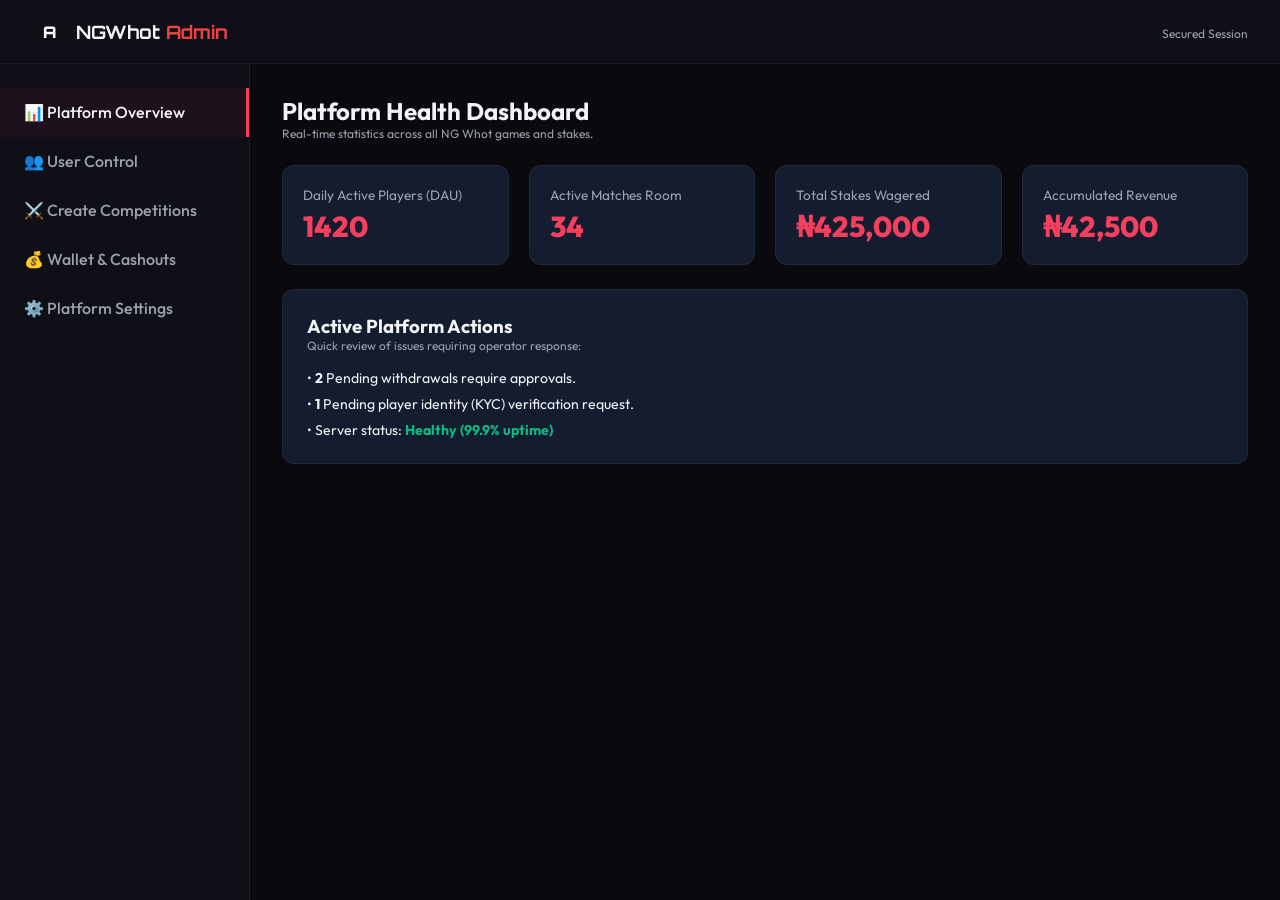
<file: admin-portal/index.html>
<!DOCTYPE html>
<html lang="en">
<head>
  <meta charset="UTF-8">
  <meta name="viewport" content="width=device-width, initial-scale=1.0">
  <title>NG Whot — Admin Control Portal</title>
  <link rel="preconnect" href="https://fonts.googleapis.com">
  <link href="https://fonts.googleapis.com/css2?family=Outfit:wght@300;400;500;600;700;800&family=Orbitron:wght@600;900&display=swap" rel="stylesheet">
  <link rel="stylesheet" href="style.css">
</head>
<body>
  <div id="app">
    <nav class="navbar">
      <div class="nav-logo">
        <div class="logo-icon" style="background:linear-gradient(135deg, var(--red), var(--purple));">A</div>
        <span class="logo-text">NGWhot <span class="accent" style="color:var(--red);">Admin</span></span>
      </div>
      <div class="nav-actions" id="adminNavActions">
        <span class="text-xs text-muted">Secured Session</span>
      </div>
    </nav>

    <div class="admin-layout">
      <!-- Sidebar -->
      <aside class="sidebar">
        <div class="sidebar-item active" onclick="switchAdminTab(this, 'overview')">📊 Platform Overview</div>
        <div class="sidebar-item" onclick="switchAdminTab(this, 'users')">👥 User Control</div>
        <div class="sidebar-item" onclick="switchAdminTab(this, 'competitions')">⚔️ Create Competitions</div>
        <div class="sidebar-item" onclick="switchAdminTab(this, 'withdrawals')">💰 Wallet & Cashouts</div>
        <div class="sidebar-item" onclick="switchAdminTab(this, 'settings')">⚙️ Platform Settings</div>
      </aside>

      <!-- Main Panel -->
      <main class="admin-main" id="adminContent"></main>
    </div>

    <div class="toast hidden" id="adminToast"></div>
  </div>
  <script src="app.js"></script>
</body>
</html>
</file>
<file: admin-portal/style.css>
:root {
  --bg: #09090e;
  --bg2: #0f0f18;
  --bg3: #161626;
  --card: #141c30;
  --accent: #f43f5e; /* Admin Red */
  --accent-glow: rgba(244,63,94,0.3);
  --green: #10b981;
  --red: #ef4444;
  --blue: #3b82f6;
  --text: #f3f4f6;
  --text2: #9ca3af;
  --border: rgba(255,255,255,0.06);
  --radius: 12px;
  --radius-sm: 6px;
  --font: 'Outfit', sans-serif;
  --font-display: 'Orbitron', sans-serif;
}
* { margin:0; padding:0; box-sizing:border-box; }
body { font-family:var(--font); background:var(--bg); color:var(--text); min-height:100vh; overflow-x:hidden; }
button { cursor:pointer; font-family:var(--font); border:none; outline:none; }
.hidden { display:none !important; }

/* Navbar */
.navbar { display:flex; align-items:center; justify-content:space-between; padding:0 2rem; height:64px; background:var(--bg2); border-bottom:1px solid var(--border); }
.nav-logo { display:flex; align-items:center; gap:10px; }
.logo-icon { width:34px; height:34px; border-radius:6px; display:flex; align-items:center; justify-content:center; font-family:var(--font-display); font-weight:900; color:#fff; }
.logo-text { font-family:var(--font-display); font-size:1.15rem; font-weight:700; }

/* Layout */
.admin-layout { display:grid; grid-template-columns:250px 1fr; min-height:calc(100vh - 64px); }
.sidebar { background:var(--bg2); border-right:1px solid var(--border); padding:1.5rem 0; }
.sidebar-item { padding:0.9rem 1.5rem; color:var(--text2); font-weight:500; cursor:pointer; transition:all 0.2s; }
.sidebar-item:hover, .sidebar-item.active { color:var(--text); background:rgba(244,63,94,0.06); border-right:3px solid var(--accent); }
.admin-main { padding:2rem; overflow-y:auto; }

/* Dashboard Cards */
.grid-4 { display:grid; grid-template-columns:repeat(4,1fr); gap:1.25rem; }
.grid-2 { display:grid; grid-template-columns:1fr 1fr; gap:1.5rem; }
.stat-card { background:var(--card); border:1px solid var(--border); border-radius:var(--radius); padding:1.25rem; }
.stat-val { font-size:1.8rem; font-weight:800; color:var(--accent); margin-top:0.25rem; }
.stat-label { color:var(--text2); font-size:0.85rem; }

/* Panels & Tables */
.panel { background:var(--card); border:1px solid var(--border); border-radius:var(--radius); padding:1.5rem; margin-top:1.5rem; }
table { width:100%; border-collapse:collapse; margin-top:1rem; font-size:0.9rem; }
th, td { padding:0.75rem 1rem; text-align:left; border-bottom:1px solid var(--border); }
th { color:var(--text2); font-weight:600; font-size:0.8rem; text-transform:uppercase; letter-spacing:0.5px; }
tr:hover td { background:rgba(255,255,255,0.02); }

/* Badges */
.badge-status { padding:2px 8px; border-radius:50px; font-size:0.75rem; font-weight:700; }
.status-active { background:rgba(16,185,129,0.15); color:var(--green); }
.status-banned { background:rgba(239,68,68,0.15); color:var(--red); }
.status-pending { background:rgba(244,166,29,0.15); color:#f4a61d; }

/* Buttons */
.btn-primary { background:var(--accent); color:#fff; font-weight:600; padding:8px 18px; border-radius:6px; transition:all 0.2s; font-size:0.85rem; }
.btn-primary:hover { opacity:0.9; box-shadow:0 0 10px var(--accent-glow); }
.btn-ghost { background:transparent; border:1px solid var(--border); color:var(--text); padding:8px 18px; border-radius:6px; font-size:0.85rem; }
.btn-ghost:hover { border-color:var(--accent); color:var(--accent); }
.btn-red { background:var(--red); color:#fff; padding:6px 12px; border-radius:4px; font-size:0.8rem; }
.btn-green { background:var(--green); color:#fff; padding:6px 12px; border-radius:4px; font-size:0.8rem; }

/* Forms */
.form-group { margin-bottom:1.2rem; }
.form-group label { display:block; font-size:0.82rem; font-weight:600; color:var(--text2); margin-bottom:0.4rem; }
.form-group input, .form-group select { width:100%; background:var(--bg2); border:1px solid var(--border); color:var(--text); padding:0.6rem 0.8rem; border-radius:var(--radius-sm); font-family:var(--font); font-size:0.88rem; }
.form-group input:focus, .form-group select:focus { outline:none; border-color:var(--accent); }

/* Toast */
.toast { position:fixed; bottom:2rem; right:2rem; background:var(--card); border:1px solid var(--accent); color:var(--text); padding:10px 20px; border-radius:8px; font-weight:600; z-index:999; box-shadow:0 10px 30px rgba(0,0,0,0.5); }
.flex-between { display:flex; align-items:center; justify-content:space-between; }
.mt-1 { margin-top:0.5rem; }
.text-xs { font-size:0.75rem; }
.text-muted { color:var(--text2); }
</file>
